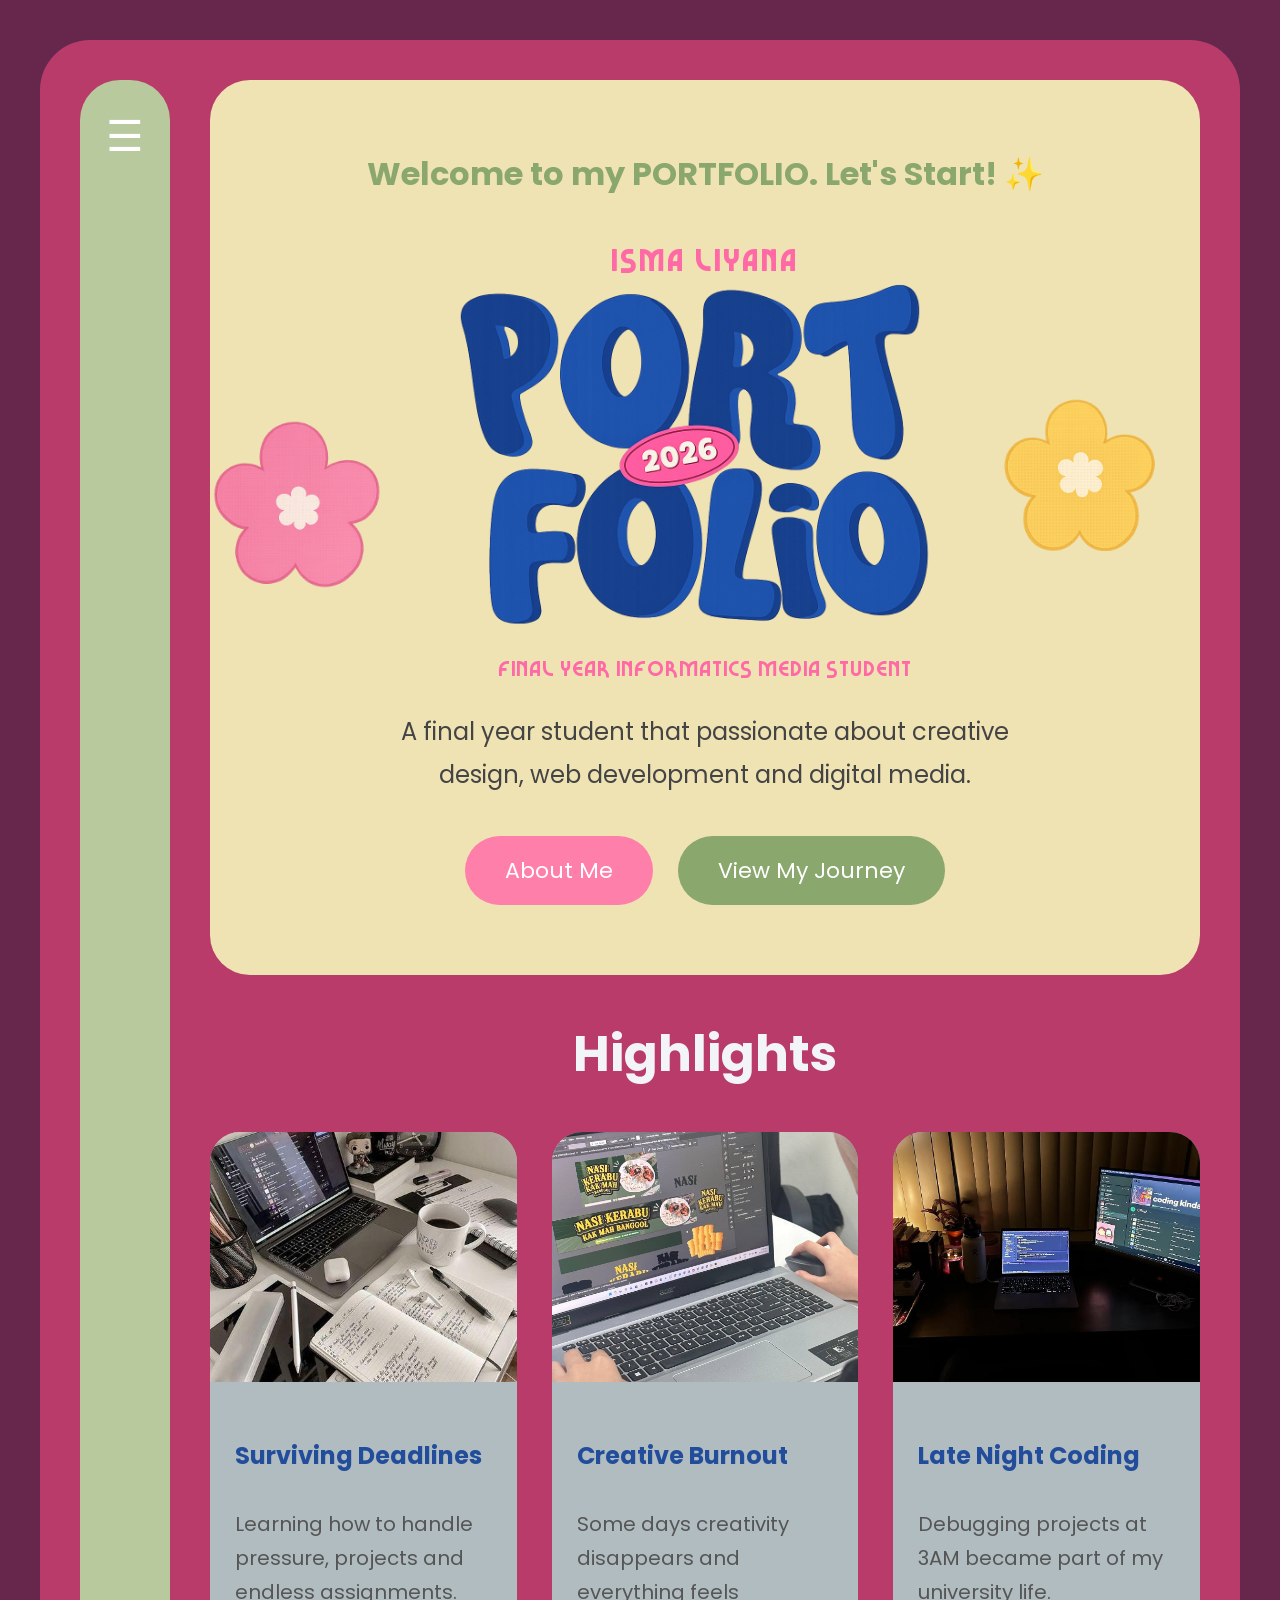
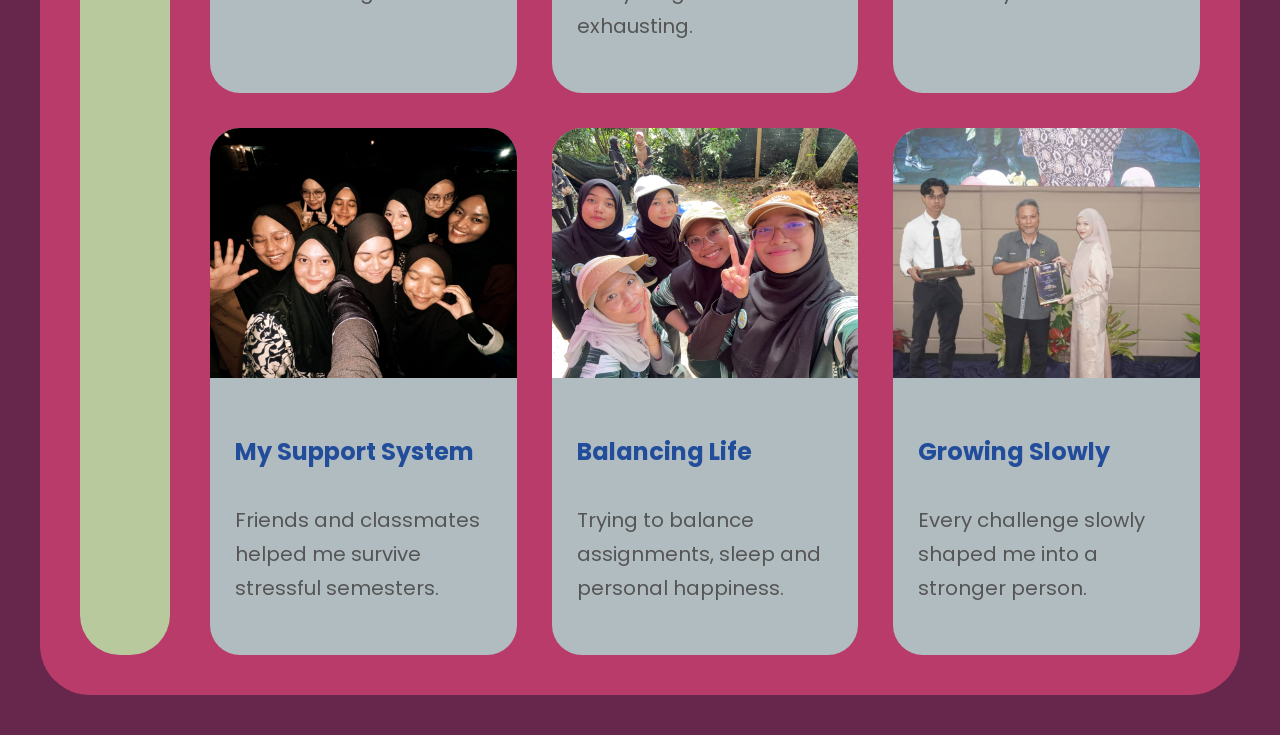
<file: index.html>
<!DOCTYPE html>
<html lang="en">

<head>

    <meta charset="UTF-8">

    <meta name="viewport" content="width=device-width, initial-scale=1.0">

    <title>Isma Liyana Portfolio</title>

    <link href="https://fonts.googleapis.com/css2?family=Baloo+2:wght@400;700;800&display=swap" rel="stylesheet">

    <link href="https://fonts.googleapis.com/css2?family=Poppins:wght@300;400;500;600;700&display=swap" rel="stylesheet">

    <link rel="stylesheet" href="style.css">

</head>

<body>





    <!-- MAIN CONTAINER -->

    <div class="blog-container">





        <!-- SIDEBAR -->

<div class="sidebar">

    <!-- MENU ICON -->

    <div class="menu-toggle">
        ☰
    </div>



    <!-- MENU -->

    <div class="sidebar-menu">

        <a href="index.html">Home</a>

    <a href="about.html">About</a>

    <a href="projects.html">Projects</a>

    <a href="contact.html">Contact</a>

    </div>

</div>








        <!-- RIGHT CONTENT -->

        <div class="main-content">






            <!-- HERO BOX -->

            <div class="hero-box">





                <!-- MOVING TEXT -->

                <div class="moving-text">

                    <span>
                        Welcome to my PORTFOLIO. Let's Start! ✨
                    </span>
                    

                </div>

<img src="assets/flowerpink.png" class="flower1">

<img src="assets/floweryellow.png" class="flower2">




                <!-- NAME -->

                <p class="retro-name">
                    ISMA LIYANA
                </p>






                <!-- PORTFOLIO IMAGE -->

                <img src="assets/textportfolio.png" class="portfolio-img">






                <!-- STUDENT TITLE -->

                <p class="student-title">
                    FINAL YEAR INFORMATICS MEDIA STUDENT
                </p>







                <!-- DESCRIPTION -->

                <p class="description">

                    A final year student that passionate about creative design,
                    web development and digital media.

                </p>








                <!-- BUTTONS -->

                <div class="buttons">

                    <a href="about.html" class="pink-btn">

    About Me

</a>

<a href="journeyblog.html" class="green-btn">

    View My Journey

</a>

                </div>





            </div>








            <!-- HIGHLIGHT SECTION -->

            <section class="highlight-section">

                <h2 class="highlight-title">
                    Highlights
                </h2>






                <div class="highlight-container">





                    <!-- CARD 1 -->

                    <div class="highlight-card">

                        <img src="assets/highlights1.jpg">

                        <h3>Surviving Deadlines</h3>

                        <p>
                            Learning how to handle pressure,
                            projects and endless assignments.
                        </p>

                    </div>







                    <!-- CARD 2 -->

                    <div class="highlight-card">

                        <img src="assets/gambar4.jpeg">

                        <h3>Creative Burnout</h3>

                        <p>
                            Some days creativity disappears
                            and everything feels exhausting.
                        </p>

                    </div>







                    <!-- CARD 3 -->

                    <div class="highlight-card">

                        <img src="assets/highlights3.jpg">

                        <h3>Late Night Coding</h3>

                        <p>
                            Debugging projects at 3AM
                            became part of my university life.
                        </p>

                    </div>







                    <!-- CARD 4 -->

                    <div class="highlight-card">

                        <img src="assets/highlights4.jpeg">

                        <h3>My Support System</h3>

                        <p>
                            Friends and classmates helped
                            me survive stressful semesters.
                        </p>

                    </div>







                    <!-- CARD 5 -->

                    <div class="highlight-card">

                        <img src="assets/highlights5.jpeg">

                        <h3>Balancing Life</h3>

                        <p>
                            Trying to balance assignments,
                            sleep and personal happiness.
                        </p>

                    </div>







                    <!-- CARD 6 -->

                    <div class="highlight-card">

                        <img src="assets/gambar3.jpeg">

                        <h3>Growing Slowly</h3>

                        <p>
                            Every challenge slowly shaped
                            me into a stronger person.
                        </p>

                    </div>





                </div>

            </section>



        </div>

    </div>

</body>

</html>
</file>
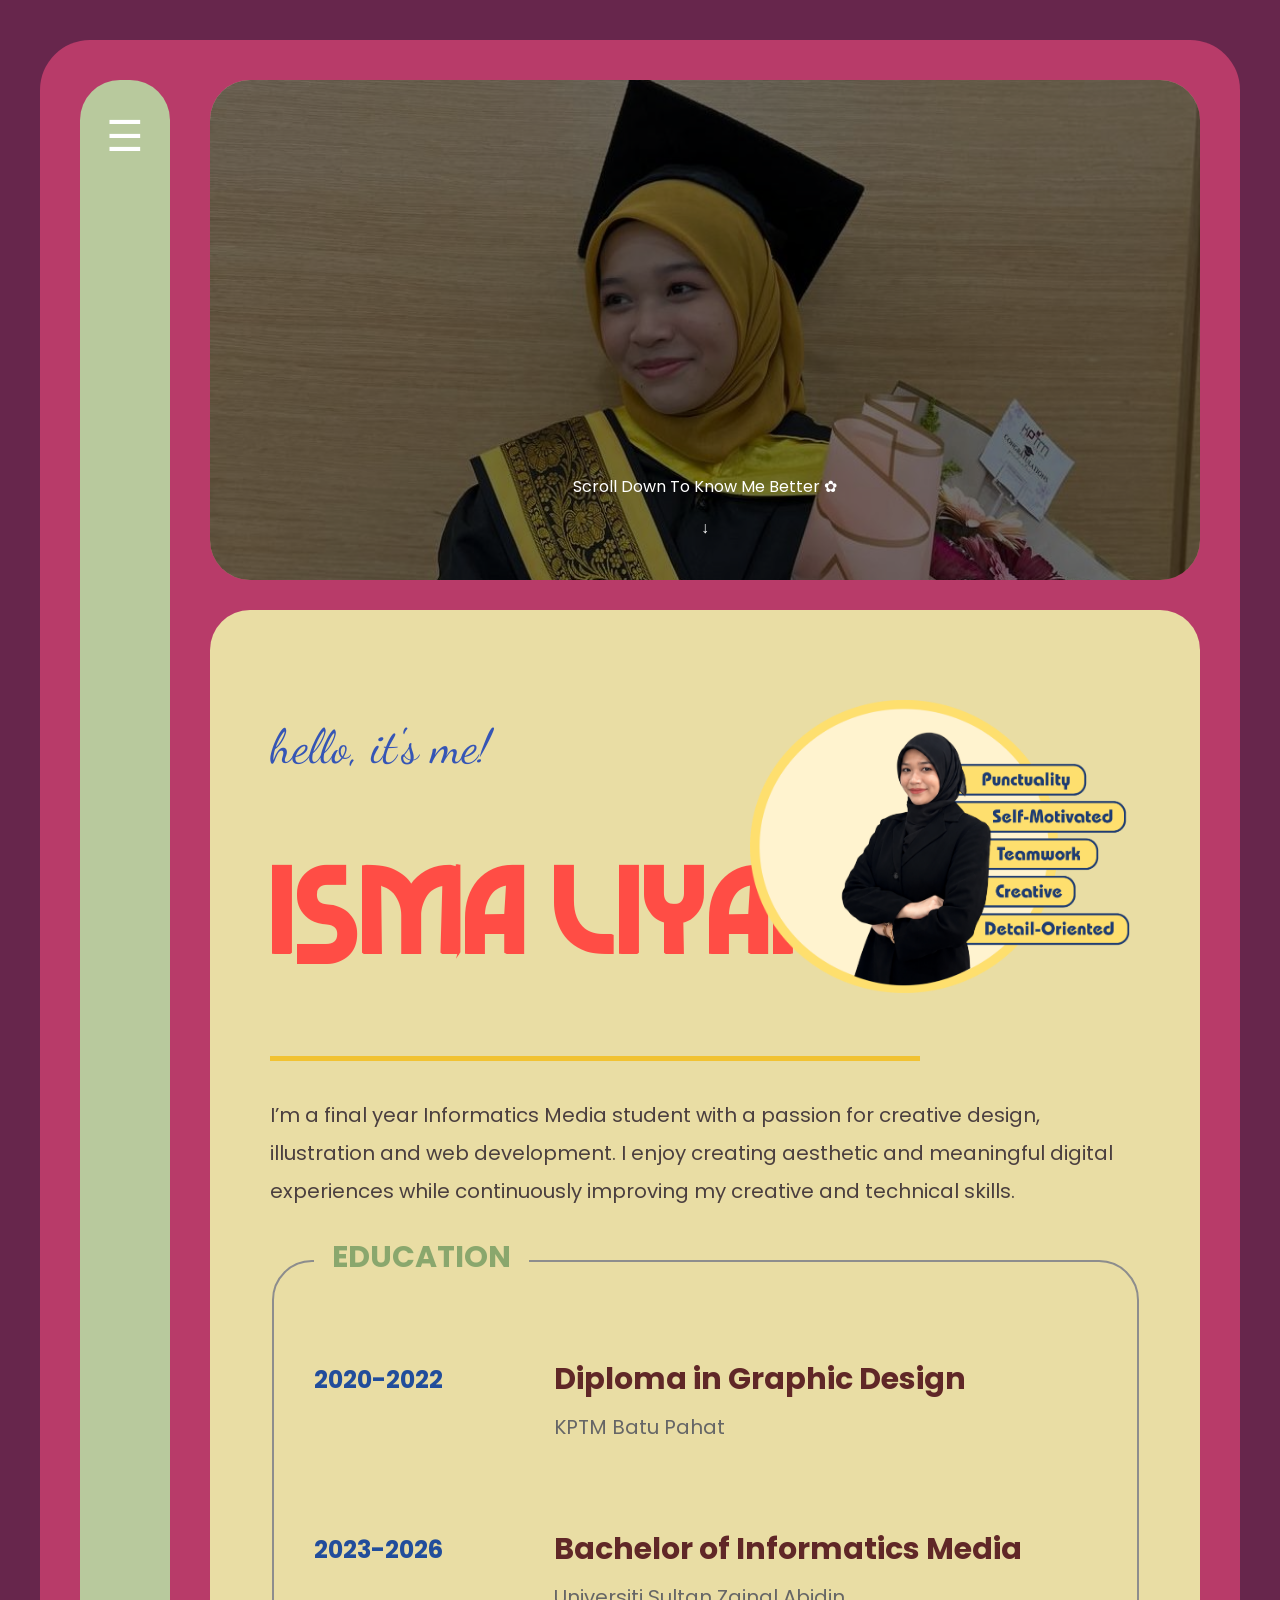
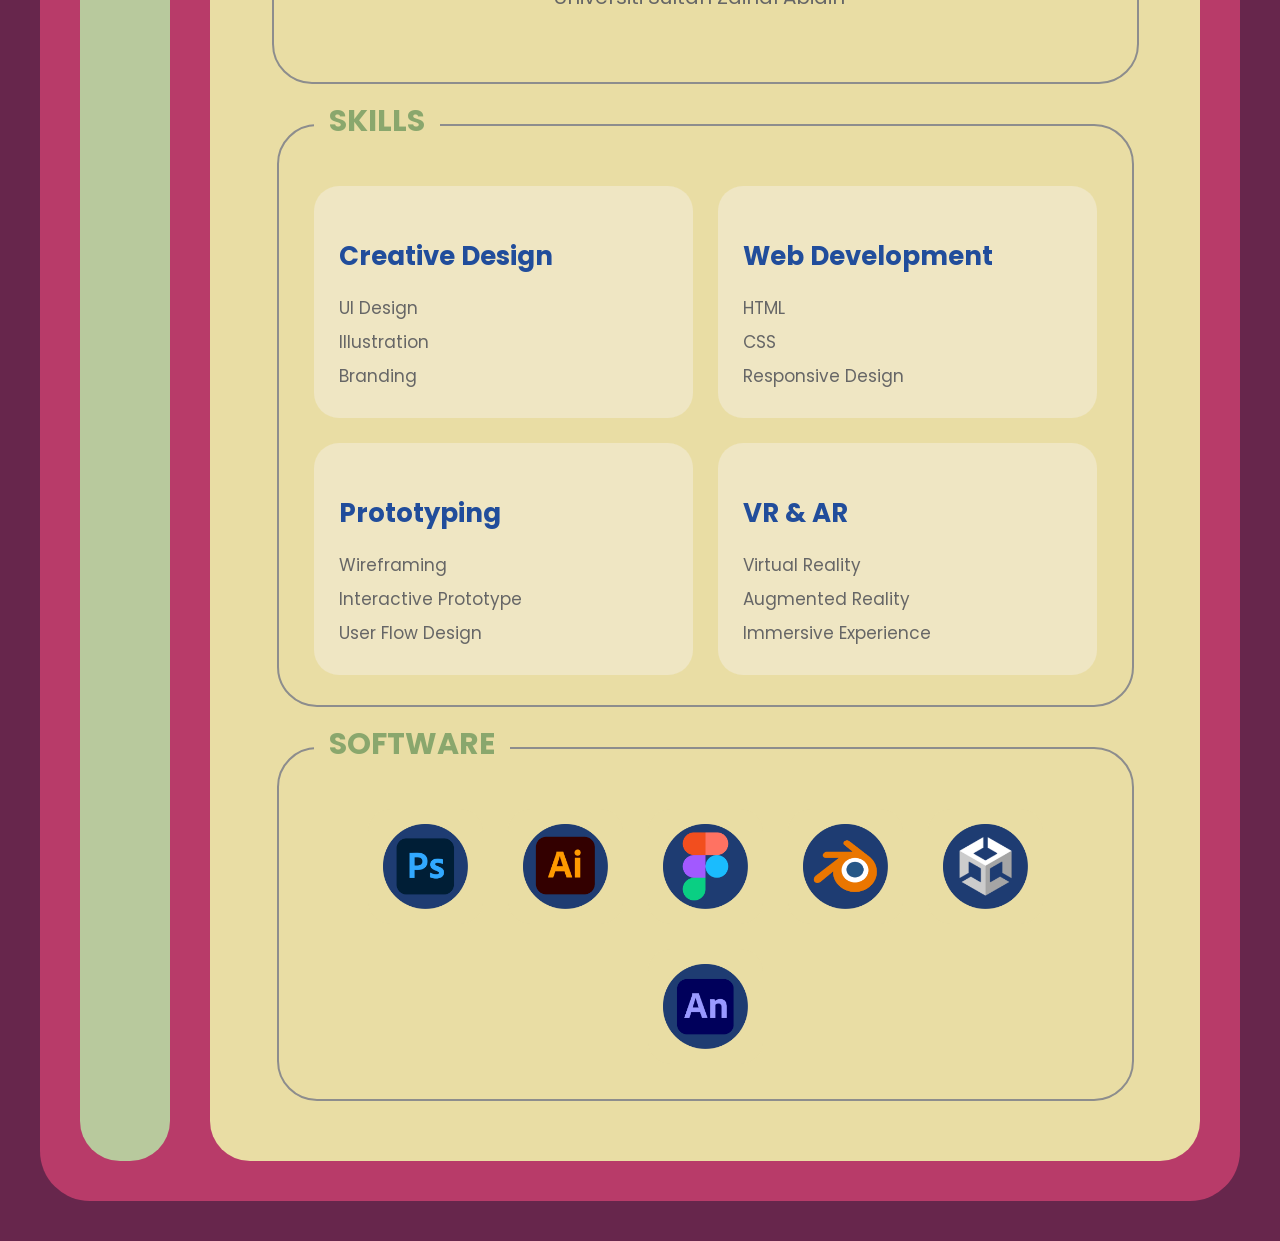
<file: about.html>
<!DOCTYPE html>
<html lang="en">

<head>

    <meta charset="UTF-8">

    <meta name="viewport" content="width=device-width, initial-scale=1.0">

    <title>About Me</title>

    <!-- GOOGLE FONT -->

    <link href="https://fonts.googleapis.com/css2?family=Dancing+Script:wght@700&display=swap" rel="stylesheet">

    <link href="https://fonts.googleapis.com/css2?family=Poppins:wght@300;400;500;600;700&display=swap" rel="stylesheet">

    <!-- CSS -->

    <link rel="stylesheet" href="style.css">

</head>

<body>



    <!-- MAIN CONTAINER -->

    <div class="blog-container">



        <!-- SIDEBAR -->

        <div class="sidebar">

            <!-- MENU ICON -->

            <div class="menu-toggle">

                ☰

            </div>



            <!-- MENU -->

            <div class="sidebar-menu">

                <a href="index.html">Home</a>

                <a href="about.html">About</a>

                <a href="projects.html">Projects</a>

                <a href="contact.html">Contact</a>

            </div>

        </div>





        <!-- MAIN CONTENT -->

        <div class="main-content">



            <!-- ========================================
                 HERO IMAGE SECTION
            ========================================= -->

            <section class="about-hero">
                  <div class="scroll-text">

        <p>Scroll Down To Know Me Better ✿</p>

        <span>↓</span>

    </div>

            </section>

            





            <!-- ========================================
                 ABOUT INFO SECTION
            ========================================= -->

            <section class="about-info-section">



                <!-- TITLE -->

                <p class="its-me">
                    hello, it's me!
                </p>

                <h1 class="about-name">
                    ISMA LIYANA
                </h1>

                <img src="assets/profilepicture.png" class="profile-img">

                <div class="line"></div>



                <!-- DESCRIPTION -->

                <p class="about-description">

                    I’m a final year Informatics Media student with a passion for
                    creative design, illustration and web development.
                    I enjoy creating aesthetic and meaningful digital experiences
                    while continuously improving my creative and technical skills.

                </p>





                <!-- EDUCATION -->

<div class="education-box">

    <h3>EDUCATION</h3>



    <div class="education-item">

        <div class="education-year">

            2020-2022

        </div>



        <div class="education-info">

            <h4>Diploma in Graphic Design</h4>

            <p>KPTM Batu Pahat</p>

        </div>

    </div>





    <div class="education-item">

        <div class="education-year">

            2023-2026

        </div>



        <div class="education-info">

            <h4>Bachelor of Informatics Media</h4>

            <p>Universiti Sultan Zainal Abidin</p>

        </div>

    </div>

</div>





                <!-- SKILLS -->

                <div class="skills-box">

                    <h3>SKILLS</h3>

                    <div class="skills-content">



                        <div class="skill-category">

                            <p>Creative Design</p>

                            <span>

                                UI Design <br>
                                Illustration <br>
                                Branding

                            </span>

                        </div>





                        <div class="skill-category">

                            <p>Web Development</p>

                            <span>

                                HTML <br>
                                CSS <br>
                                Responsive Design

                            </span>

                        </div>





                        <div class="skill-category">

                            <p>Prototyping</p>

                            <span>

                                Wireframing <br>
                                Interactive Prototype <br>
                                User Flow Design

                            </span>

                        </div>





                        <div class="skill-category">

                            <p>VR & AR</p>

                            <span>

                                Virtual Reality <br>
                                Augmented Reality <br>
                                Immersive Experience

                            </span>

                        </div>

                    </div>

                </div>





                <!-- SOFTWARE -->

                <div class="software-section">

                    <h3 class="software-title">

                        SOFTWARE

                    </h3>



                    <div class="software-icons">

                        <img src="assets/logo ps.png">

                        <img src="assets/logo ai.png">

                        <img src="assets/logo figma.png">

                        <img src="assets/logo blender.png">

                        <img src="assets/logo unity.png">

                        <img src="assets/logo animate.png">

                    </div>

                </div>

            </section>

        </div>

    </div>

</body>

</html>
</file>
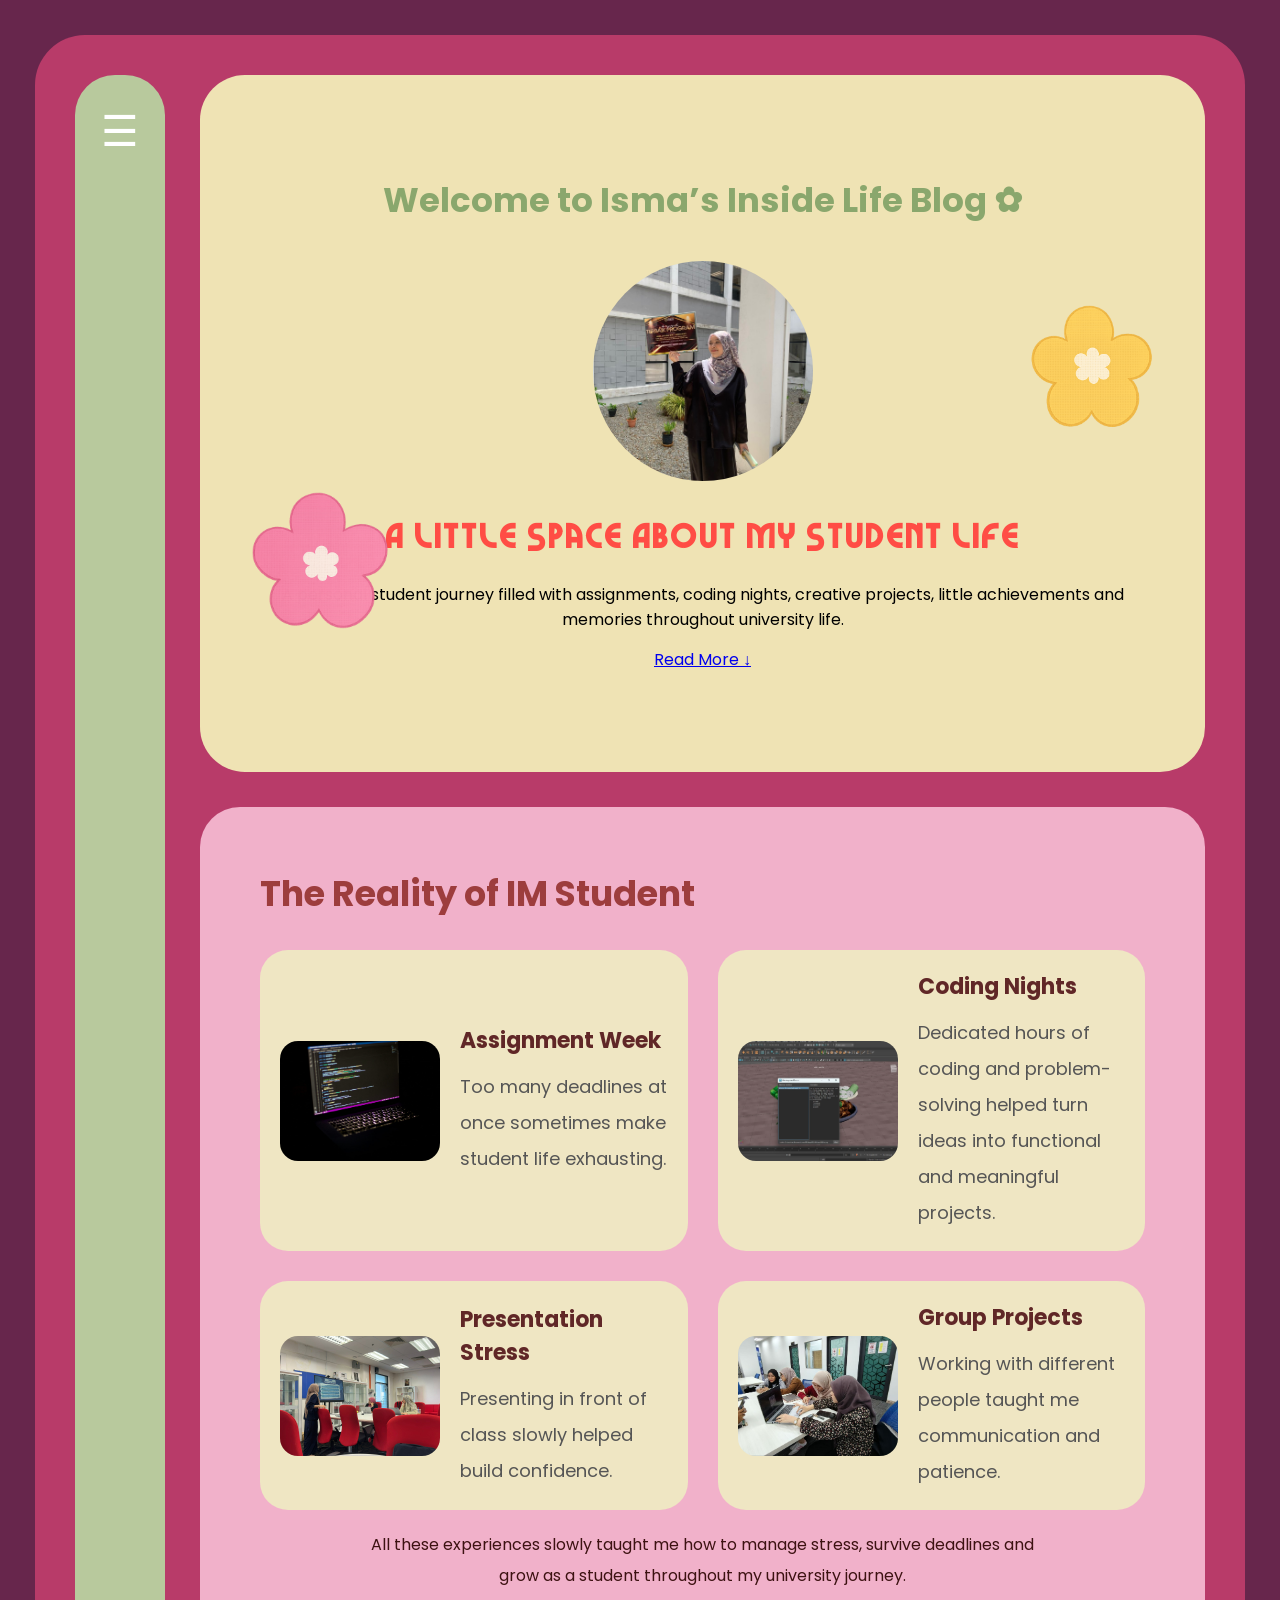
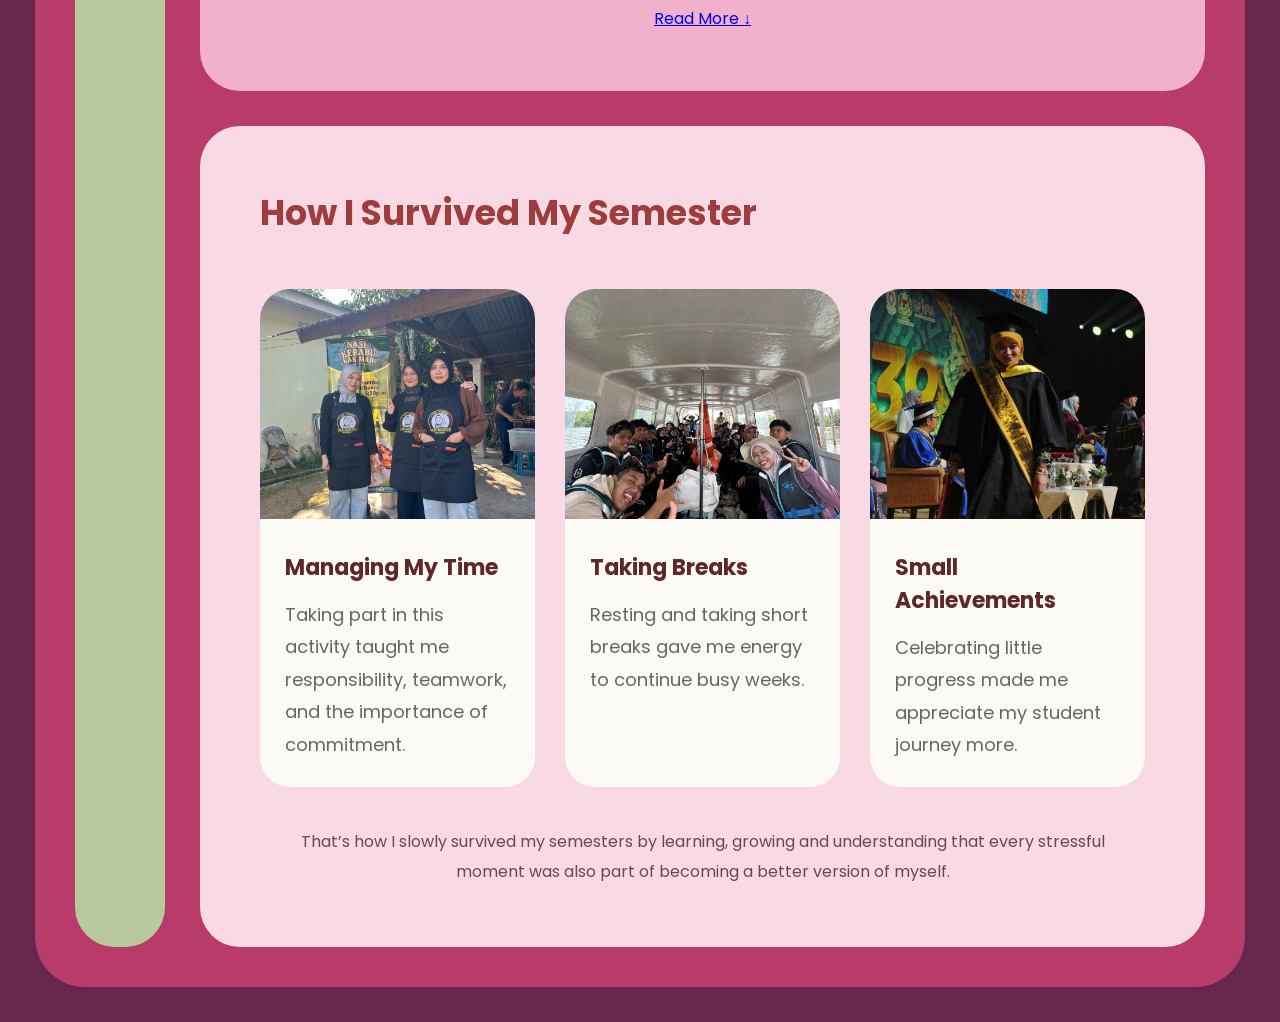
<file: journeyblog.html>
<!DOCTYPE html>
<html lang="en">

<head>

    <meta charset="UTF-8">

    <meta name="viewport" content="width=device-width, initial-scale=1.0">

    <title>Isma's Inside Life Blog</title>

    <!-- GOOGLE FONT -->

    <link href="https://fonts.googleapis.com/css2?family=Poppins:wght@300;400;500;600;700&display=swap" rel="stylesheet">

    <link href="https://fonts.googleapis.com/css2?family=Dancing+Script:wght@400;500;600;700&display=swap" rel="stylesheet">

    <!-- BLOG CSS -->

    <link rel="stylesheet" href="journey.css">

</head>

<body>



    <div class="blog-container">



        <!-- SIDEBAR -->

        <div class="sidebar">

            <div class="menu-toggle">

                ☰

            </div>



            <div class="sidebar-menu">

                <a href="index.html">Home</a>

                <a href="about.html">About</a>

                <a href="projects.html">Projects</a>

                <a href="contact.html">Contact</a>

            </div>

        </div>





        <!-- MAIN CONTENT -->

        <div class="blog-main">



            <!-- ========================================
     HERO SECTION
======================================== -->

<section class="blog-hero">

    <!-- MOVING TEXT -->

    <div class="moving-text">

        <span>

            Welcome to Isma’s Inside Life Blog ✿

        </span>

    </div>

<img src="assets/flowerpink.png" class="flower1">

<img src="assets/floweryellow.png" class="flower2">



    <div class="hero-layout">





        <!-- CONTENT -->

        <div class="hero-content">

            <!-- IMAGE -->

    <div class="hero-image">

        <img src="assets/gambarisma.jpeg" alt="">

    </div>

            <h1>

                A Little Space About My Student Life

            </h1>



            <p class="hero-description">

                A personal student journey filled with
                assignments, coding nights, creative projects,
                little achievements and memories throughout
                university life.

            </p>



            <a href="#reality-section" class="read-more-btn">

                Read More ↓

            </a>

        </div>

    </div>

</section>




<!-- ========================================
     REALITY SECTION
======================================== -->

<section class="blog-section" id="reality-section">

    <h2 class="section-title">

        The Reality of IM Student

    </h2>





    <!-- GRID -->

    <div class="reality-grid">



        <!-- CARD 1 -->

        <div class="mini-card">

            <img src="assets/gambar9.jpg" alt="">



            <div class="mini-text">

                <h3>

                    Assignment Week

                </h3>



                <p>

                    Too many deadlines at once sometimes
                    make student life exhausting.

                </p>

            </div>

        </div>





        <!-- CARD 2 -->

        <div class="mini-card">

            <img src="assets/gambar6.jpeg" alt="">



            <div class="mini-text">

                <h3>

                    Coding Nights

                </h3>



                <p>

                    Dedicated hours of coding and problem-solving helped turn ideas into functional and meaningful projects.

                </p>

            </div>

        </div>





        <!-- CARD 3 -->

        <div class="mini-card">

            <img src="assets/gambar5.jpeg" alt="">



            <div class="mini-text">

                <h3>

                    Presentation Stress

                </h3>



                <p>

                    Presenting in front of class slowly
                    helped build confidence.

                </p>

            </div>

        </div>





        <!-- CARD 4 -->

        <div class="mini-card">

            <img src="assets/gambar8.jpeg" alt="">



            <div class="mini-text">

                <h3>

                    Group Projects

                </h3>



                <p>

                    Working with different people taught me
                    communication and patience.

                </p>

            </div>

        </div>

    </div>





    <!-- DESCRIPTION -->

    <div class="reality-description">

        <p>

            All these experiences slowly taught me how to
            manage stress, survive deadlines and grow as
            a student throughout my university journey.

        </p>



        <a href="#survive-section" class="read-more-btn">

            Read More ↓

        </a>

    </div>

</section>







<!-- ========================================
     SURVIVED SECTION
======================================== -->

<section class="blog-section survive-section" id="survive-section">

    <h2 class="section-title">

        How I Survived My Semester

    </h2>





    <!-- GRID -->

    <div class="survive-grid">



        <!-- CARD 1 -->

        <div class="survive-card">

            <img src="assets/gambar7.jpeg" alt="">



            <h3>

                Managing My Time

            </h3>



            <p>

                Taking part in this activity taught me responsibility, teamwork, and the importance of commitment.

            </p>

        </div>





        <!-- CARD 2 -->

        <div class="survive-card">

            <img src="assets/gambar2.jpeg" alt="">



            <h3>

                Taking Breaks

            </h3>



            <p>

                Resting and taking short breaks gave
                me energy to continue busy weeks.

            </p>

        </div>





        <!-- CARD 3 -->

        <div class="survive-card">

            <img src="assets/gambar1.jpeg" alt="">



            <h3>

                Small Achievements

            </h3>



            <p>

                Celebrating little progress made me
                appreciate my student journey more.

            </p>

        </div>

    </div>





    <!-- CLOSING DESCRIPTION -->

    <div class="survive-description">

        <p>

            That’s how I slowly survived my semesters by
            learning, growing and understanding that
            every stressful moment was also part of
            becoming a better version of myself.

        </p>

    </div>

</section>
</file>
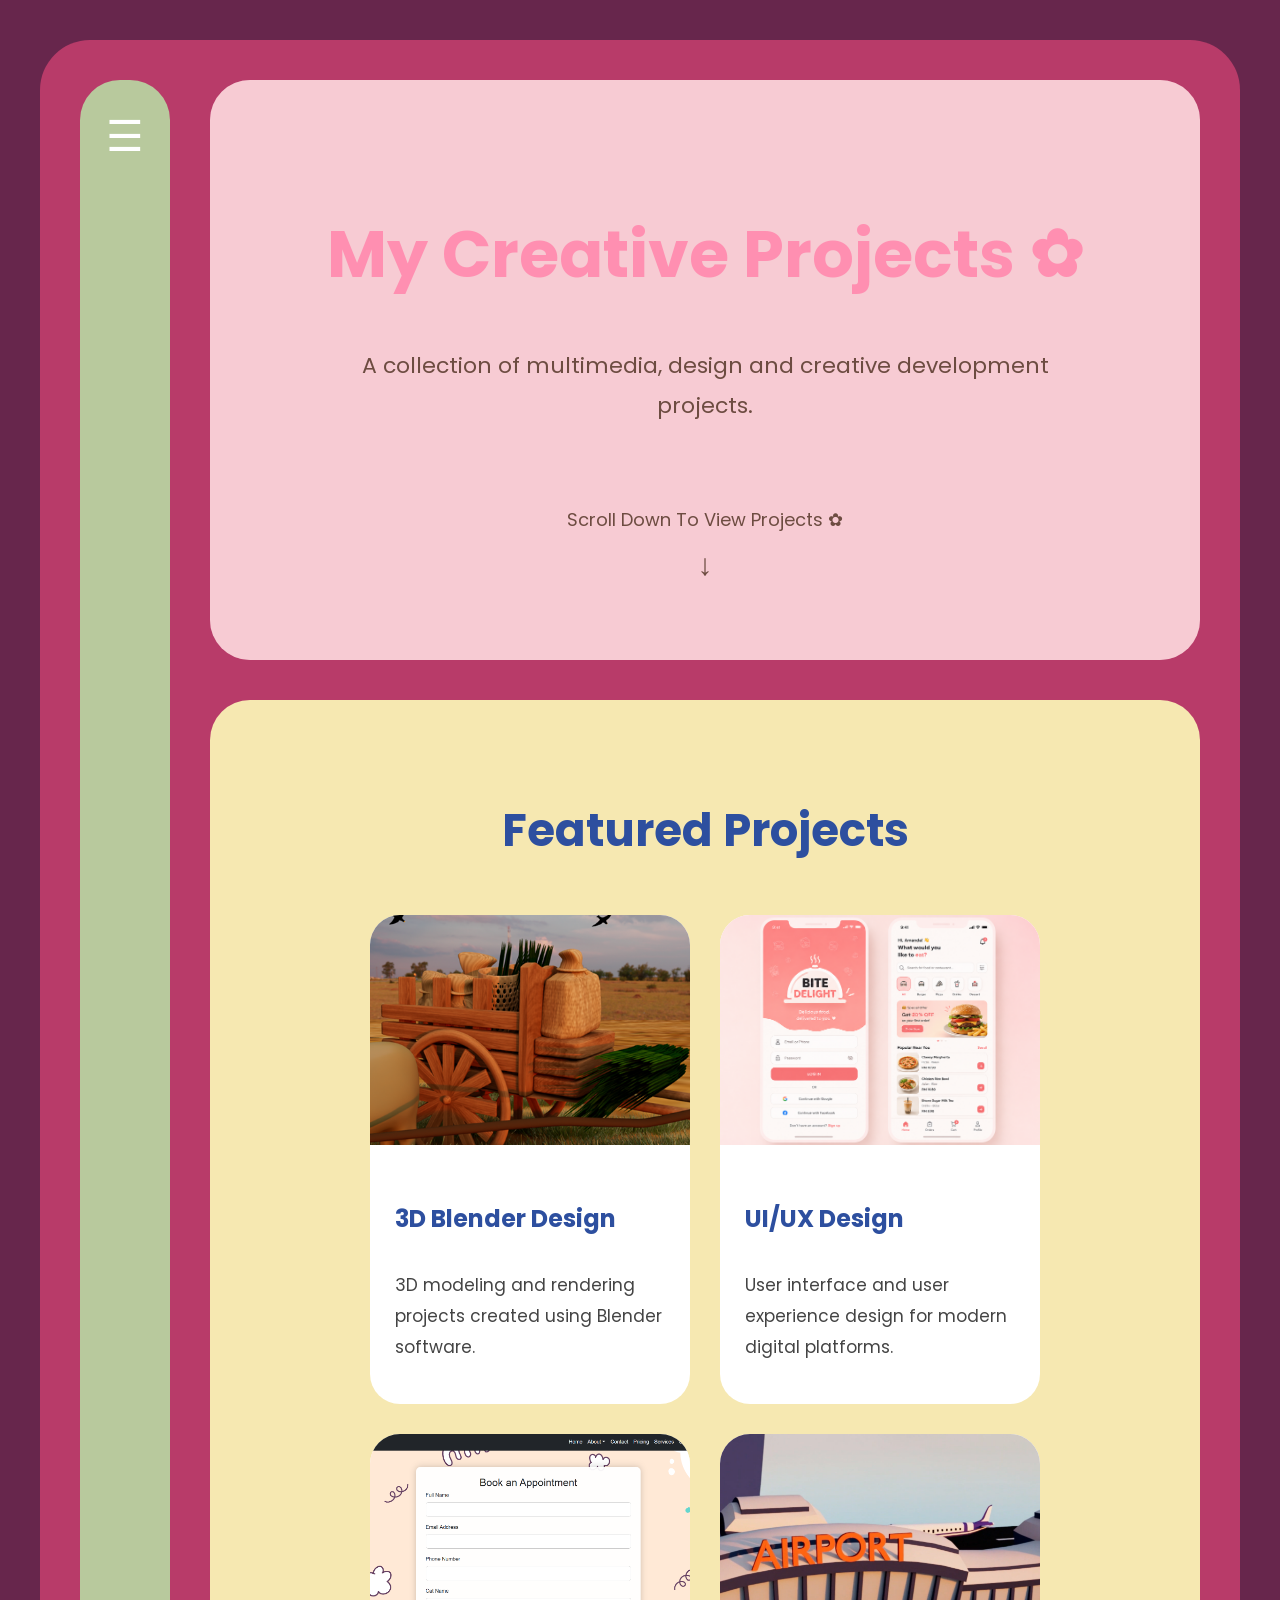
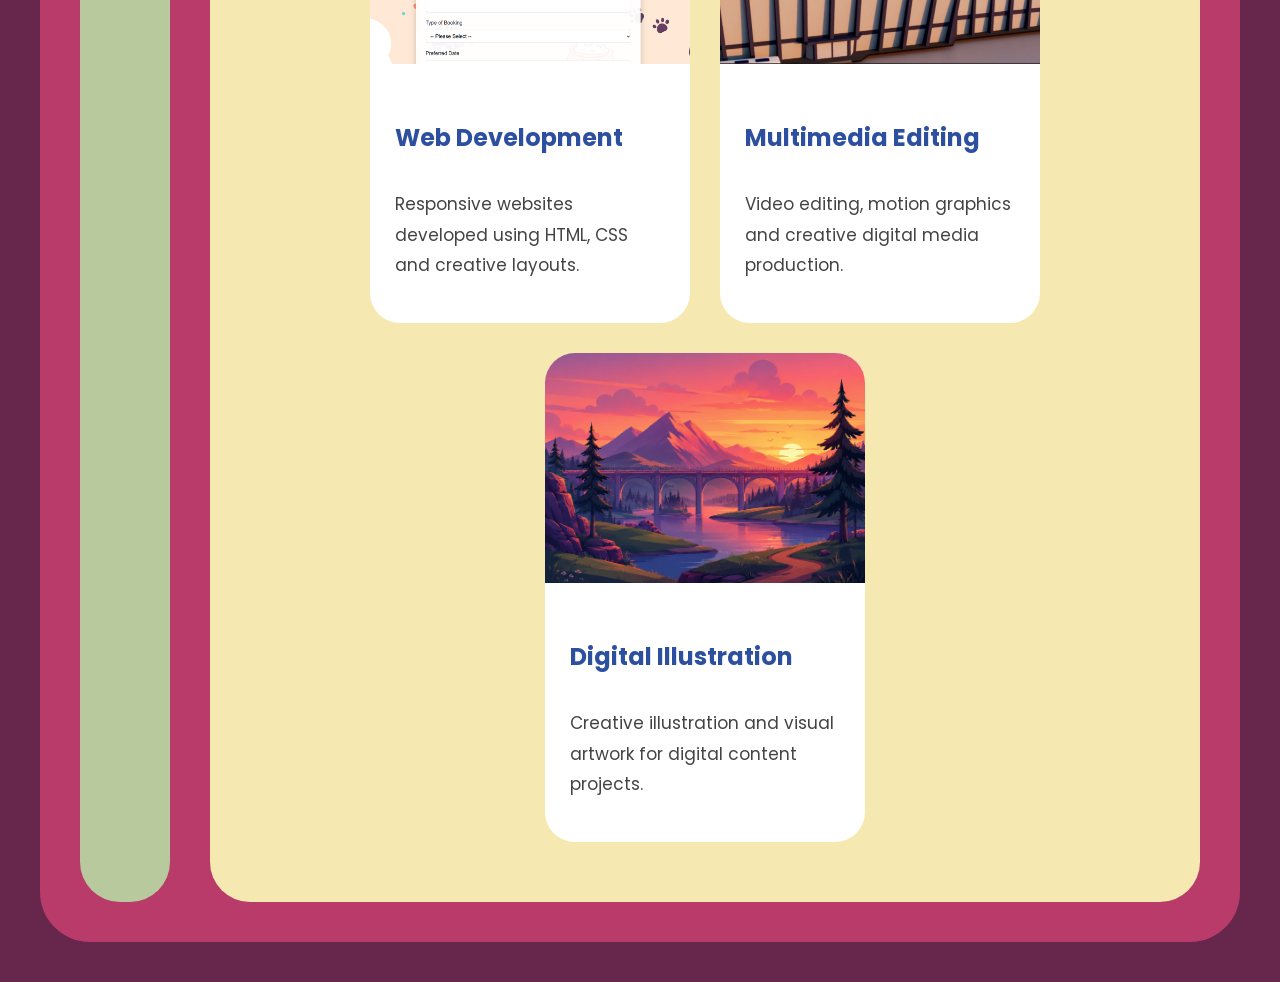
<file: projects.html>
<!DOCTYPE html>
<html lang="en">

<head>

    <meta charset="UTF-8">

    <meta name="viewport" content="width=device-width, initial-scale=1.0">

    <title>Projects Page</title>

    <!-- GOOGLE FONT -->

    <link href="https://fonts.googleapis.com/css2?family=Poppins:wght@300;400;500;600;700&display=swap" rel="stylesheet">

    <!-- CSS -->

    <link rel="stylesheet" href="projects.css">

</head>

<body>





    <!-- MAIN CONTAINER -->

    <div class="blog-container">





        <!-- SIDEBAR -->

        <div class="sidebar">



            <!-- MENU ICON -->

            <div class="menu-toggle">

                ☰

            </div>





            <!-- MENU -->

            <div class="sidebar-menu">

                <a href="index.html">Home</a>

                <a href="about.html">About</a>

                <a href="projects.html">Projects</a>

                <a href="contact.html">Contact</a>

            </div>

        </div>









        <!-- MAIN CONTENT -->

        <div class="main-content">



            <!-- ========================================
                 PROJECT HERO SECTION
            ========================================= -->

            <section class="projects-hero">

                <div class="projects-overlay">

                    <h1 class="projects-title">
                        My Creative Projects ✿
                    </h1>

                    <p class="projects-subtitle">
                        A collection of multimedia, design and creative development projects.
                    </p>





                    <!-- SCROLL BUTTON -->

                    <a href="#projects-section" class="projects-scroll">

                        <p>
                            Scroll Down To View Projects ✿
                        </p>

                        <span>
                            ↓
                        </span>

                    </a>

                </div>

            </section>









            <!-- ========================================
                 PROJECTS SECTION
            ========================================= -->

            <section class="projects-section" id="projects-section">

                <h2 class="project-heading">
                    Featured Projects
                </h2>







                <div class="project-container">







                    <!-- CARD 1 -->

                    <div class="project-card">

                        <img src="assets/projects1.png">

                        <h3>
                            3D Blender Design
                        </h3>

                        <p>
                            3D modeling and rendering projects created using Blender software.
                        </p>

                    </div>








                    <!-- CARD 2 -->

                    <div class="project-card">

                        <img src="assets/projects2.png">

                        <h3>
                            UI/UX Design
                        </h3>

                        <p>
                            User interface and user experience design for modern digital platforms.
                        </p>

                    </div>








                    <!-- CARD 3 -->

                    <div class="project-card">

                        <img src="assets/projects3.png">

                        <h3>
                            Web Development
                        </h3>

                        <p>
                            Responsive websites developed using HTML, CSS and creative layouts.
                        </p>

                    </div>








                    <!-- CARD 4 -->

                    <div class="project-card">

                        <img src="assets/projects4.png">

                        <h3>
                            Multimedia Editing
                        </h3>

                        <p>
                            Video editing, motion graphics and creative digital media production.
                        </p>

                    </div>








                    <!-- CARD 5 -->

                    <div class="project-card">

                        <img src="assets/projects5.png">

                        <h3>
                            Digital Illustration
                        </h3>

                        <p>
                            Creative illustration and visual artwork for digital content projects.
                        </p>

                    </div>





                </div>

            </section>



        </div>

    </div>

</body>

</html>
</file>
<file: style.css>
@font-face{

    font-family: 'Caravel';

    src: url('fonts/Caravel.woff') format('woff');
}

body{

    margin: 0;

    padding: 40px;

    background-color: #67264c;

    font-family: 'Poppins', sans-serif;
}






/* MAIN CONTAINER */

.blog-container{

    display:grid;

    grid-template-columns:90px 1fr;

    gap:40px;

    background-color:#b83b69;

    border-radius:50px;

    padding:40px;
}






/* SIDEBAR */

.sidebar{

    width: 90px;

    background-color: #b8c99d;

    border-radius: 40px;

    padding: 25px 15px;

    box-sizing: border-box;

    overflow: hidden;

    transition: 0.4s ease;

    position: relative;

    z-index: 100;

    align-self: stretch;
    
    min-height: 100%;
}



/* EXPAND SIDEBAR */

.sidebar:hover{

    width: 240px;
}





/* MENU ICON */

.menu-toggle{

    font-size: 42px;

    color: white;

    text-align: center;

    margin-bottom: 35px;

    cursor: pointer;
}





/* MENU */

.sidebar-menu{

    display: flex;

    flex-direction: column;

    gap: 20px;

    opacity: 0;

    transform: translateX(-10px);

    transition: 0.3s ease;

    position: sticky;

    top: 30px;
}



/* SHOW MENU */

.sidebar:hover .sidebar-menu{

    opacity: 1;

    transform: translateX(0);
}





/* LINKS */

.sidebar-menu a{

    text-decoration: none;

    color: white;

    font-size: 20px;

    text-align: center;

    background-color: rgba(255,255,255,0.15);

    padding: 16px;

    border-radius: 22px;

    transition: 0.3s;

    white-space: nowrap;
}





/* HOVER */

.sidebar-menu a:hover{

    background-color: white;

    color: #8aa76d;

    transform: translateX(5px);
}






/* RIGHT CONTENT */

.main-content{

    flex: 1;
}






/* HERO BOX */

.hero-box{

    background-color: #efe3b4;

    border-radius: 40px;

    padding: 70px 50px;

    margin-bottom: 40px;

    text-align: center;

    position: relative;

    overflow: visible;
}






/* MOVING TEXT */

.moving-text{

    width: 100%;

    overflow: hidden;

    white-space: nowrap;

    margin-bottom: 25px;
}






.moving-text span{

    display: inline-block;

    font-size: 32px;

    font-weight: 700;

    color: #8aa76d;

    animation: moveText 12s linear infinite;
}






@keyframes moveText{

    from{

        transform: translateX(100%);
    }

    to{

        transform: translateX(-100%);
    }
}






/* NAME */

.retro-name{

    font-family: 'Caravel';

    color: #ff69a6;

    font-size: 24px;

    letter-spacing: 4px;

    margin-top: 50px;

    margin-bottom: -30px;

    font-weight: 700;
}






/* PORTFOLIO IMAGE */

.portfolio-img{

    width: 700px;

    max-width: 100%;
}






/* STUDENT TITLE */

.student-title{

    font-family: 'Caravel';

    color: #ff69a6;

    font-size: 18px;

    letter-spacing: 1px;

    margin-top: -60px;

    margin-bottom: 30px;
}






/* DESCRIPTION */

.description{

    font-size: 24px;

    color: #444;

    line-height: 1.8;

    width: 75%;

    margin: auto;
}






/* BUTTONS */

.buttons{

    display: flex;

    justify-content: center;

    gap: 25px;

    margin-top: 40px;
}






.pink-btn{

    font-family: 'Poppins', sans-serif;


    background-color: #ff7fab;

    color: white;

    border: none;

    padding: 18px 40px;

    border-radius: 40px;

    font-size: 22px;

    cursor: pointer;
}






.green-btn{

    font-family: 'Poppins', sans-serif;

    background-color: #8aa76d;

    color: white;

    border: none;

    padding: 18px 40px;

    border-radius: 40px;

    font-size: 22px;

    cursor: pointer;
}

.pink-btn,
.green-btn{

    text-decoration: none;
display: inline-block;
}




/* HIGHLIGHT SECTION */

.highlight-title{

    text-align: center;

    font-size: 50px;

    color: #f3f4f7;

    margin-bottom: 40px;
}


.highlight-container{

    display: grid;

    grid-template-columns: repeat(3, 1fr);

    gap: 35px;
}






/* CARD */

.highlight-card{

    background-color: rgb(177, 188, 193);

    border-radius: 30px;

    overflow: hidden;

    transition: 0.3s;
}






.highlight-card:hover{

    transform: translateY(-10px);
}






.highlight-card img{

    width: 100%;

    height: 250px;

    object-fit: cover;
}






.highlight-card h3{

    font-size: 24px;

    color: #214d9b;

    padding: 25px 25px 10px;
}






.highlight-card p{

    font-size: 20px;

    color: #555;

    line-height: 1.7;

    padding: 0 25px 30px;
}



/* FLOWER */

.hero-box{

    position: relative;

    overflow: hidden;
}





.flower1{

    position: absolute;

    bottom: 300px;

    left: 10%;

    transform: translateX(-50%);

    width: 220px;

    opacity: 1;

    z-index: 1;

    animation: rotateFlower1 10s linear infinite;
}

.flower2{

    position: absolute;

    top: 250px;

    right: 10px;

    width: 200px;

    opacity: 1;

    z-index: 1;

    animation: rotateFlower2 12s linear infinite;
}

@keyframes rotateFlower1{

    from{

        transform: translateX(-50%) rotate(0deg);
    }

    to{

        transform: translateX(-50%) rotate(360deg);
    }
}


@keyframes rotateFlower2{

    from{

        transform: rotate(0deg);
    }

    to{

        transform: rotate(-360deg);
    }
}


/* ========================================
   ABOUT PAGE ONLY
   (TAK KACAU INDEX)
======================================== */





/* HERO IMAGE SECTION */

.about-hero{

    position: relative;

    background-image: url("assets/gambarfullimage.jpeg");

    background-size: cover;

    background-position: center;

    background-repeat: no-repeat;

    border-radius: 40px;

    min-height: 500px;

    margin-bottom: 30px;

    overflow: hidden;
}

.about-hero::before{

    content: "";

    position: absolute;

    top: 0;

    left: 0;

    width: 100%;

    height: 100%;

    background-color: rgba(0, 0, 0, 0.55);

    z-index: 1;
}


/* IMAGE */

.about-hero img{

    width: 100%;

    max-width: 400px;

    height: auto;

    object-fit: cover;

    display: block;

    margin: auto;
}





/* ========================================
   ABOUT INFO SECTION
======================================== */

.about-info-section{

    background-color: #e9dda4;

    border-radius: 40px;

    padding: 60px;
}

.profile-img{

    position: absolute;

    top: 700px;

    right: 150px;

    width: 380px;

    z-index: 2;
}




/* TITLE */

.its-me{

    font-size: 48px;

    color: #3555b5;

    font-family: 'Dancing Script', cursive;

    margin-bottom: 10px;
}



.about-name{

    font-size: 100px;

    font-family: 'Caravel';

    color: #ff4d45;

    letter-spacing:5px;

    text-transform: uppercase;
}


/* LINE */

.line{

    width: 650px;

    height: 5px;

    background-color: #f1c232;

    margin-bottom: 35px;

    margin-top: 35px;
}





/* DESCRIPTION */

.about-description{

    font-size: 20px;

    line-height: 1.9;

    color: #4b3f3f;

    margin-bottom: 50px;
}



/* ========================================
   EDUCATION
======================================== */



.education-box{

    position: relative;

    width: 90%;

    margin: auto;

    border: 2px solid #8d8d8d;

    border-radius: 40px;

    padding: 55px 40px 25px;

    margin-bottom: 40px;
}



/* TITLE */

.education-box h3{

    position: absolute;

    top: -50px;

    left: 40px;

    background: #e9dda4;

    padding: 0 18px;

    font-size: 30px;

    font-weight: 700;

    color: #8aa76d;

    line-height: 1;
}



/* ITEM */

.education-item{

    display: grid;

    grid-template-columns: 180px 1fr;

    gap: 60px;

    margin-bottom: 45px;

    align-items: center;
}



/* YEAR */

.education-year{

    color: #214D9B;

    font-size: 24px;

    font-weight: 700;
}



/* INFO */

.education-info h4{

    font-size: 30px;

    margin-bottom: 10px;

    color: rgb(96, 39, 39);
}



.education-info p{

    color: #666;

    font-size: 20px;

    margin: 0;
}





/* ========================================
   SKILLS
======================================== */

.skills-box{

    position: relative;

    width: 90%;

    margin: auto;

    border: 2px solid #8d8d8d;

    border-radius: 40px;

    padding: 60px 35px 30px;

    margin-bottom: 40px;

    overflow: visible;
}



/* TITLE */

.skills-box h3{

    position: absolute;

    top: -50px;

    left: 35px;

    background:#e9dda4;

    padding: 0 15px;

    color: #8aa76d;

    font-size: 30px;

    font-weight: 700;

    line-height: 1;
}



/* GRID */

.skills-content{

    display: grid;

    grid-template-columns: repeat(2, 1fr);

    gap: 25px;
}



/* CARD */

.skill-category{

    background: #efe6c3;
    
    border-radius: 25px;

    padding: 25px;
}



/* TITLE */

.skill-category p{

    color: #214D9B;

    font-size: 26px;

    font-weight: 700;

    margin-bottom: 15px;
}



/* TEXT */

.skill-category span{

    line-height: 2;

    color: #666;

    font-size: 17px;
}





/* ========================================
   SOFTWARE
======================================== */

.software-section{

    position: relative;

    width: 90%;

    margin: auto;

    border: 2px solid #8d8d8d;

    border-radius: 40px;

    padding: 60px 35px 35px;

    overflow: visible;
}



/* TITLE */

.software-title{

    position: absolute;

    top: -50px;

    left: 35px;

    background: #e9dda4;

    padding: 0 15px;

    color: #8aa76d;

    font-size: 30px;

    font-weight: 700;

    line-height: 1;
}





/* ICONS */

.software-icons{

    display: flex;

    flex-wrap: wrap;

    gap: 25px;

    justify-content: center;
}



/* ICON BOX */

.software-icons img{

    width: 85px;

    background: #e9dda4;

    padding: 15px;

    border-radius: 22px;

    transition: 0.3s;
}



/* HOVER */

.software-icons img:hover{

    transform: translateY(-8px);
}



/* ========================================
   REALITY LAYOUT
======================================== */

.reality-layout{

    display: flex;

    align-items: center;

    gap: 40px;
}

.reality-image img{

    width: 320px;

    height: 260px;

    object-fit: cover;

    border-radius: 30px;
}

.reality-content{

    flex: 1;
}

.reality-content h2{

    margin-bottom: 25px;
}

.reality-content p{

    margin-bottom: 25px;
}

.reality-content a{

    text-decoration: none;

    color: #214d9b;

    font-size: 22px;

    font-weight: 600;
}



.scroll-text{

    position: absolute;

    bottom: 40px;

    left: 50%;

    transform: translateX(-50%);

    text-align: center;

    z-index: 2;

    color: white;
}
</file>
<file: journey.css>
@font-face{

    font-family: 'Caravel';

    src: url('fonts/Caravel.woff') format('woff');
}



/* ========================================
   BLOG PAGE ONLY
   journey.css
======================================== */





/* ========================================
   RESET
======================================== */

*{

    margin: 0;

    padding: 0;

    box-sizing: border-box;

    font-family: 'Poppins', sans-serif;
}



body{

    background-color: #67264c;

    padding: 35px;
}





/* ========================================
   MAIN LAYOUT
======================================== */

.blog-container{

    display: grid;

    grid-template-columns: 90px 1fr;

    gap: 35px;

    background-color: #b83b69;

    border-radius: 50px;

    padding: 40px;

    min-height: 100vh;
}





/* ========================================
   SIDEBAR
======================================== */

.sidebar{

    width: 90px;

    background-color: #b8c99d;

    border-radius: 40px;

    padding: 25px 15px;

    box-sizing: border-box;

    overflow: hidden;

    transition: 0.4s ease;

    position: relative;

    z-index: 100;
}





/* EXPAND SIDEBAR */

.sidebar:hover{

    width: 240px;
}





/* MENU ICON */

.menu-toggle{

    font-size: 42px;

    color: white;

    text-align: center;

    margin-bottom: 35px;

    cursor: pointer;
}





/* MENU */

.sidebar-menu{

    display: flex;

    flex-direction: column;

    gap: 20px;

    opacity: 0;

    transform: translateX(-10px);

    transition: 0.3s ease;
}





/* SHOW MENU */

.sidebar:hover .sidebar-menu{

    opacity: 1;

    transform: translateX(0);
}





/* LINKS */

.sidebar-menu a{

    text-decoration: none;

    color: white;

    font-size: 20px;

    text-align: center;

    background-color: rgba(255,255,255,0.15);

    padding: 16px;

    border-radius: 22px;

    transition: 0.3s;

    white-space: nowrap;
}





/* HOVER */

.sidebar-menu a:hover{

    background-color: white;

    color: #8aa76d;

    transform: translateX(5px);
}





/* ========================================
   MAIN BLOG
======================================== */

.blog-main{

    display: flex;

    flex-direction: column;

    gap: 35px;
}





/* ========================================
   HERO SECTION
======================================== */

.blog-hero{

    background-color: #efe3b4;

    border-radius: 45px;

    padding: 100px 60px;

    text-align: center;

    min-height: 500px;

    display: flex;

    flex-direction: column;

    justify-content: center;
}





/* MOVING TEXT */

.moving-text{

    overflow: hidden;

    white-space: nowrap;

    margin-bottom: 35px;
}



.moving-text span{

    display: inline-block;

    color: #8aa76d;

    font-size: 34px;

    font-weight: 700;

    animation: moveText 10s linear infinite;
}





/* ANIMATION */

@keyframes moveText{

    from{

        transform: translateX(100%);
    }

    to{

        transform: translateX(-100%);
    }
}





/* HERO TITLE */

.blog-hero h1{

    font-family: 'Caravel';

    color: #ff4d45;

    letter-spacing:3px;

    font-size: 28px;

    line-height: 1.4;

    font-weight: 600;

    max-width: 650px;

    margin-bottom: 25px;

    text-align: center;

margin-left: auto;

margin-right: auto;
}





/* ========================================
   BLOG SECTION
======================================== */

/* ========================================
   REALITY GRID LAYOUT
======================================== */

.blog-section{

    background-color: #f1b1ca;

    border-radius: 40px;

    padding: 60px;
}





/* TITLE */

.section-title{

    font-size: 15px;

    color: #214d9b;

    margin-bottom: 50px;
}





/* GRID */

.reality-grid{

    display: grid;

    grid-template-columns: 1fr 1fr;

    gap: 30px;
}





/* CARD */

.mini-card{

    display: flex;

    align-items: center;

    gap: 20px;

    background-color:  #efe6c3;

    padding: 20px;

    border-radius: 28px;
}





/* IMAGE */

.mini-card img{

    width: 160px;

    height: 120px;

    object-fit: cover;

    border-radius: 18px;
}





/* TEXT */

.mini-text h3{

    font-size: 22px;

    margin-bottom: 12px;

    color: rgb(96, 39, 39);
}

.mini-text p{

    font-size: 15px;

    line-height: 1.7;

    color: #666;
}





/* TITLE */

.blog-section h2{

    font-size: 35px;

    color: #9d3d3d;

    margin-bottom: 30px;
}





/* PARAGRAPH */

.blog-section p{

    font-size: 18px;

    line-height: 2;

    color: #555;
}


/* ========================================
   HERO LAYOUT
======================================== */

.hero-layout{

    display: flex;

    flex-direction: column;

    align-items: center;

    text-align: center;

    gap: 20px;
}





/* IMAGE */

/* HERO IMAGE */

.hero-image{

    text-align: center;

    margin-bottom: 30px;
}

.hero-image img{

    width: 220px;

    height: 220px;

    object-fit: cover;

    border-radius: 50%;
}





/* CONTENT */

.hero-content{

    display: flex;

    flex-direction: column;

    align-items: center;

    text-align: center;
}


/* ========================================
   SURVIVED SECTION
======================================== */

.blog-section:nth-child(3){

    background-color: #f8d9e4;
}





/* ========================================
   TIPS SECTION
======================================== */

.blog-section:nth-child(4){

    background-color: #dce8f7;
}


/* REALITY DESCRIPTION */

.reality-description{

    grid-column: 1 / -1;

    display: flex;

    flex-direction: column;

    align-items: center;

    justify-content: center;

    text-align: center;

    margin-top: 20px;
}

.reality-description p{

    font-size: 16px;

    line-height: 1.9;

    color: #3d1212;

    max-width: 700px;

    margin: 0 auto 0px;
    
    text-align: center;
}

.read-more-btn{

    margin-top: 15px;
}




/* ========================================
   SURVIVE GRID
======================================== */

.survive-grid{

    display: grid;

    grid-template-columns: repeat(3, 1fr);

    gap: 30px;

    margin-top: 50px;
}





/* CARD */

.survive-card{

    background-color: #fcfaf5;

    border-radius: 30px;

    overflow: hidden;

    padding-bottom: 25px;
}





/* IMAGE */

.survive-card img{

    width: 100%;

    height: 230px;

    object-fit: cover;
}





/* TITLE */

.survive-card h3{

    font-size: 22px;

    color:rgb(96, 39, 39);

    margin: 25px 25px 15px;
}





/* DESCRIPTION */

.survive-card p{

    font-size: 18px;

    line-height: 1.8;

    color: #666;

    margin: 0 25px;
}



/* SURVIVE DESCRIPTION */

.survive-description{

    display: flex;

    justify-content: center;

    align-items: center;

    text-align: center;

    margin-top: 40px;
}

.survive-description p{

    max-width: 850px;

    font-size: 16px;

    line-height: 1.9;

    color: #6b4a4a;
}


/* FLOWER */

.hero-box{

    position: relative;

    overflow: hidden;
}





.flower1{

    position: absolute;

    bottom: 200px;

    left: 330px;

    transform: translateX(-50%);

    width: 180px;

    opacity: 1;

    z-index: 1;

    animation: rotateFlower1 10s linear infinite;
}

.flower2{

    position: absolute;

    top: 250px;

    right: 100px;

    width: 160px;

    opacity: 1;

    z-index: 1;

    animation: rotateFlower2 12s linear infinite;
}

@keyframes rotateFlower1{

    from{

        transform: translateX(-50%) rotate(0deg);
    }

    to{

        transform: translateX(-50%) rotate(360deg);
    }
}


@keyframes rotateFlower2{

    from{

        transform: rotate(0deg);
    }

    to{

        transform: rotate(-360deg);
    }
}
</file>
<file: projects.css>
/* ========================================
   BODY
======================================== */

body{

    margin: 0;

    padding: 40px;

    background-color: #67264c;

    font-family: 'Poppins', sans-serif;
}






/* ========================================
   MAIN CONTAINER
======================================== */

.blog-container{

    display: grid;

    grid-template-columns: 90px 1fr;

    gap: 40px;

    background-color: #b83b69;

    border-radius: 50px;

    padding: 40px;
}






/* ========================================
   SIDEBAR
======================================== */

.sidebar{

    width: 90px;

    background-color: #b8c99d;

    border-radius: 40px;

    padding: 25px 15px;

    box-sizing: border-box;

    overflow: hidden;

    transition: 0.4s ease;

    position: relative;

    z-index: 100;

    align-self: stretch;

    min-height: 100%;
}






/* EXPAND */

.sidebar:hover{

    width: 240px;
}






/* MENU ICON */

.menu-toggle{

    font-size: 42px;

    color: white;

    text-align: center;

    margin-bottom: 35px;

    cursor: pointer;
}






/* MENU */

.sidebar-menu{

    display: flex;

    flex-direction: column;

    gap: 20px;

    opacity: 0;

    transform: translateX(-10px);

    transition: 0.3s ease;
}






/* SHOW MENU */

.sidebar:hover .sidebar-menu{

    opacity: 1;

    transform: translateX(0);
}






/* LINKS */

.sidebar-menu a{

    text-decoration: none;

    color: white;

    font-size: 20px;

    text-align: center;

    background-color: rgba(255,255,255,0.15);

    padding: 16px;

    border-radius: 22px;

    transition: 0.3s;

    white-space: nowrap;
}






/* HOVER */

.sidebar-menu a:hover{

    background-color: white;

    color: #8aa76d;

    transform: translateX(5px);
}






/* ========================================
   MAIN CONTENT
======================================== */

.main-content{

    width: 100%;
}






/* ========================================
   SMOOTH SCROLL
======================================== */

html{

    scroll-behavior: smooth;
}






/* ========================================
   PROJECT HERO
======================================== */

.projects-hero{

    position: relative;

    background-color: #f2d6dc;

    border-radius: 40px;

    min-height: 500px;

    overflow: hidden;

    margin-bottom: 40px;
}






/* DARK OVERLAY */

.projects-hero::before{

    content: "";

    position: absolute;

    top: 0;

    left: 0;

    width: 100%;

    height: 100%;

    background-color: rgba(255, 182, 193, 0.35);

    z-index: 1;
}






/* HERO CONTENT */

.projects-overlay{

    position: relative;

    z-index: 2;

    height: 500px;

    display: flex;

    flex-direction: column;

    justify-content: center;

    align-items: center;

    text-align: center;

    padding: 40px;
}






/* TITLE */

.projects-title{

    font-size: 65px;

    color: #ff8fb1;

    margin-bottom: 20px;
}






/* SUBTITLE */

.projects-subtitle{

    font-size: 22px;

    color: #6d4c41;

    max-width: 700px;

    line-height: 1.8;
}






/* SCROLL BUTTON */

.projects-scroll{

    margin-top: 40px;

    text-decoration: none;

    text-align: center;
}






.projects-scroll p{

    color: #6d4c41;

    font-size: 18px;

    margin-bottom: 10px;
}






.projects-scroll span{

    color: #6d4c41;

    font-size: 30px;

    display: inline-block;

    animation: bounceProject 1.5s infinite;
}






/* ANIMATION */

@keyframes bounceProject{

    0%,100%{

        transform: translateY(0);
    }

    50%{

        transform: translateY(10px);
    }
}






/* ========================================
   PROJECT SECTION
======================================== */

.projects-section{

    background-color: #f6e8b1;

    border-radius: 40px;

    padding: 60px;
}






/* HEADING */

.project-heading{

    text-align: center;

    font-size: 45px;

    margin-bottom: 50px;

    color: #2d4f9f;
}






/* CONTAINER */

.project-container{

    display: flex;

    justify-content: center;

    gap: 30px;

    flex-wrap: wrap;
}






/* PROJECT CARD */

.project-card{

    width: 320px;

    background-color: white;

    border-radius: 30px;

    overflow: hidden;

    padding-bottom: 25px;

    transition: 0.3s;
}






/* HOVER */

.project-card:hover{

    transform: translateY(-10px);
}






/* IMAGE */

.project-card img{

    width: 100%;

    height: 230px;

    object-fit: cover;
}






/* TITLE */

.project-card h3{

    font-size: 24px;

    padding: 25px 25px 10px;

    color: #2d4f9f;
}






/* DESCRIPTION */

.project-card p{

    font-size: 17px;

    padding: 0 25px;

    line-height: 1.8;

    color: #444;
}
</file>
